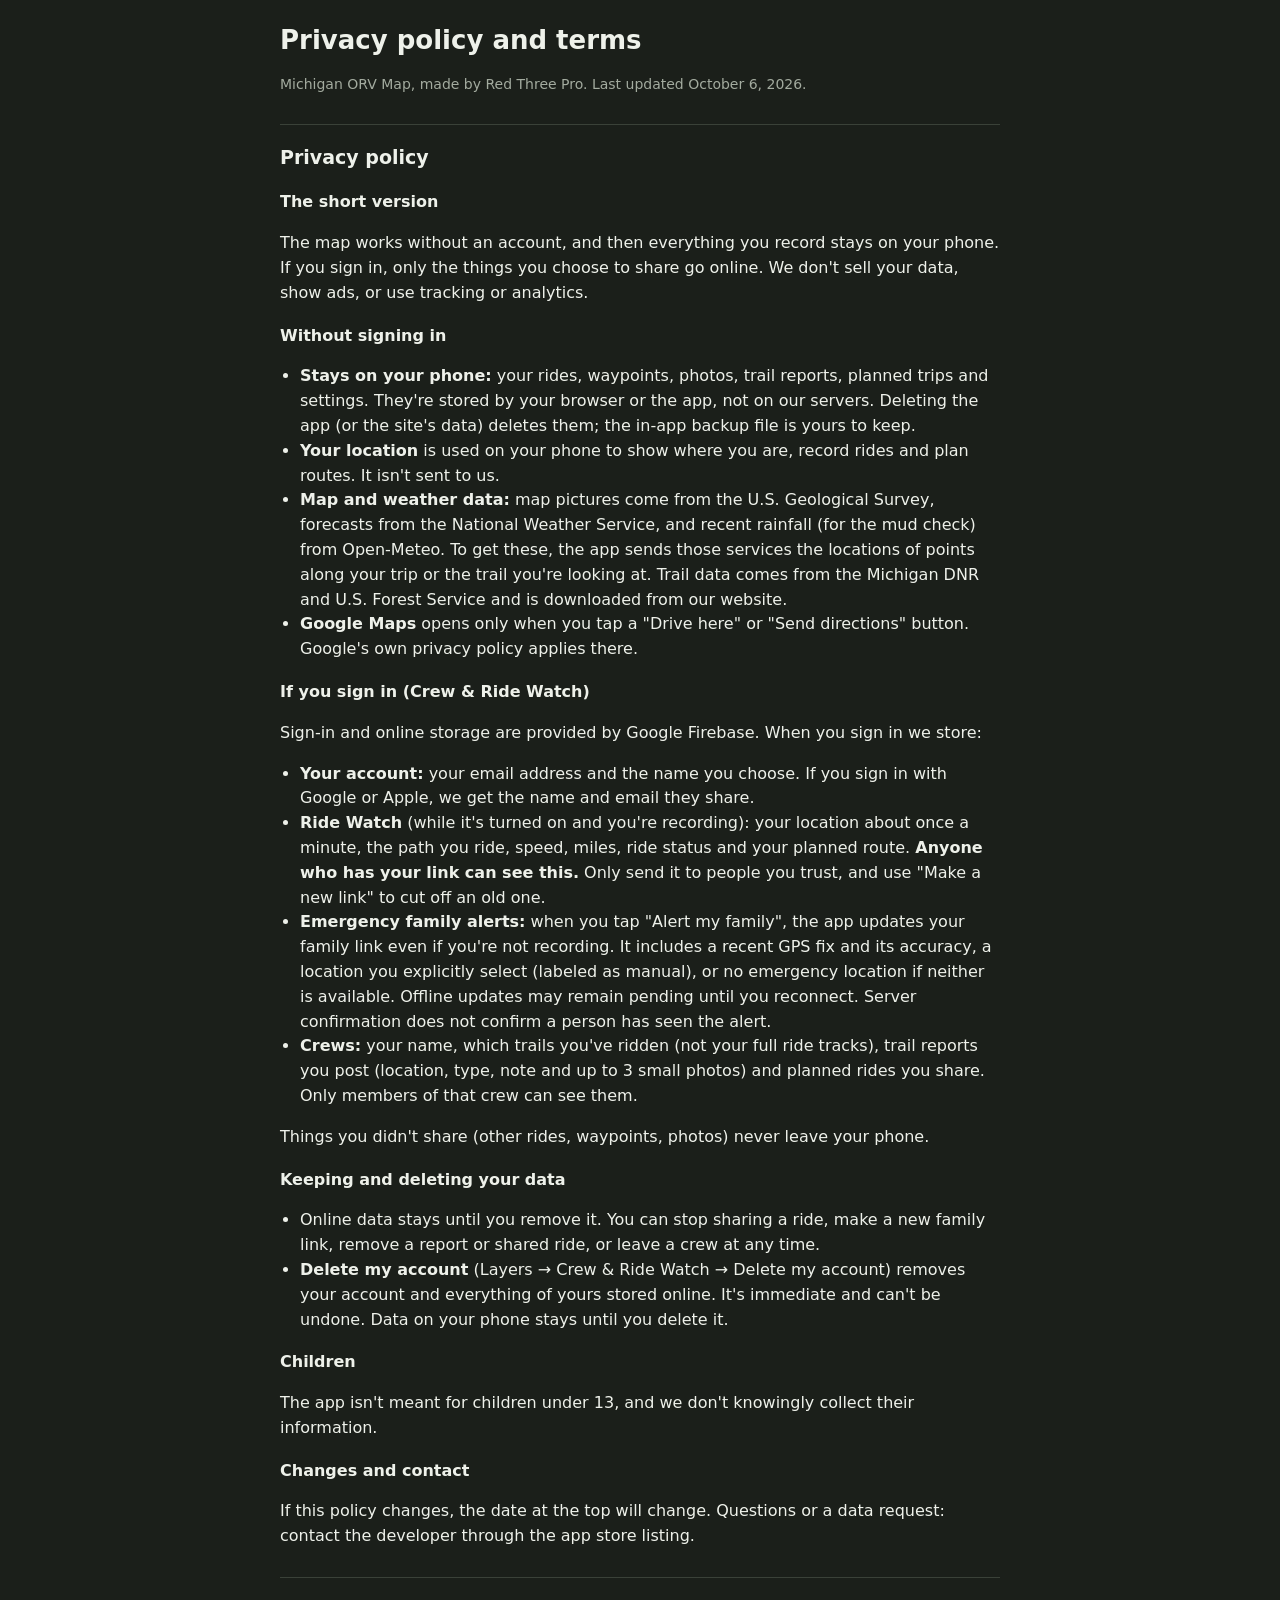
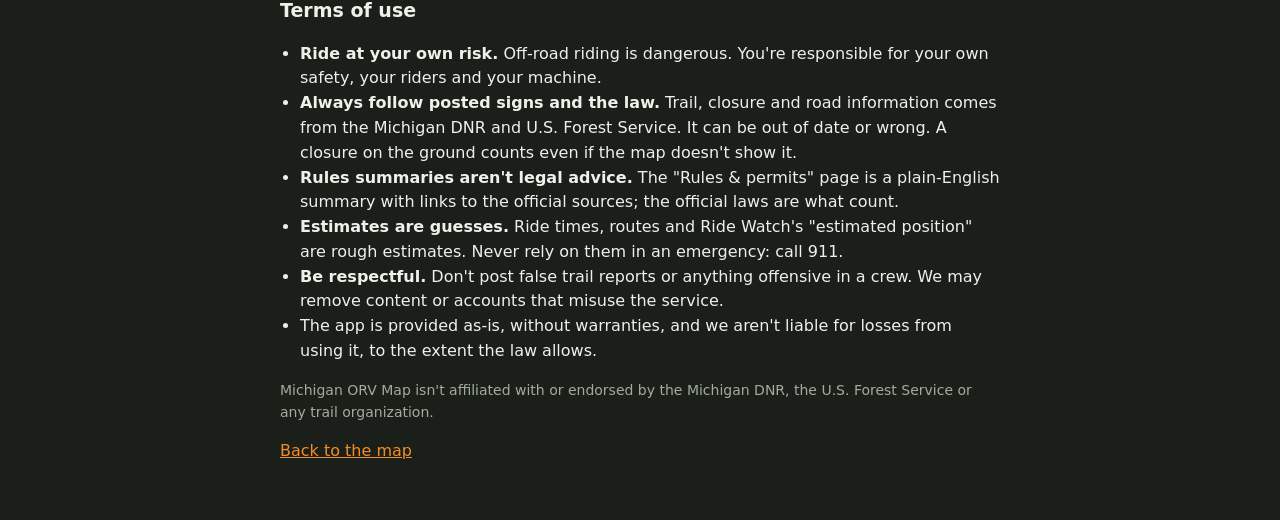
<file: app/privacy.html>
<!doctype html>
<html lang="en">
<head>
<meta charset="utf-8">
<meta name="viewport" content="width=device-width, initial-scale=1, viewport-fit=cover">
<title>Privacy and terms</title>
<meta name="theme-color" content="#1b1f1a">
<link rel="icon" href="icons/icon-192.png">
<style>
  :root { --bg: #1b1f1a; --panel: #232822; --text: #eef1ea; --muted: #a3ab9f; --line: #3a4138; --accent: #f28c28; }
  html, body { margin: 0; background: var(--bg); color: var(--text); font: 16px/1.55 system-ui, -apple-system, Segoe UI, Roboto, sans-serif; }
  main { max-width: 720px; margin: 0 auto; padding: calc(20px + env(safe-area-inset-top, 0px)) 16px calc(40px + env(safe-area-inset-bottom, 0px)); }
  h1 { font-size: 26px; margin: 0 0 4px; }
  h2 { font-size: 19px; margin: 28px 0 6px; border-top: 1px solid var(--line); padding-top: 18px; }
  h3 { font-size: 16px; margin: 18px 0 4px; }
  p, li { color: var(--text); }
  .muted { color: var(--muted); font-size: 14px; }
  a { color: var(--accent); }
  ul { padding-left: 20px; }
</style>
</head>
<body>
<main>
  <h1>Privacy policy and terms</h1>
  <p class="muted">Michigan ORV Map, made by Red Three Pro. Last updated October 6, 2026.</p>

  <h2>Privacy policy</h2>
  <h3>The short version</h3>
  <p>The map works without an account, and then everything you record stays on your phone. If you sign in, only the things you choose to share go online. We don't sell your data, show ads, or use tracking or analytics.</p>

  <h3>Without signing in</h3>
  <ul>
    <li><b>Stays on your phone:</b> your rides, waypoints, photos, trail reports, planned trips and settings. They're stored by your browser or the app, not on our servers. Deleting the app (or the site's data) deletes them; the in-app backup file is yours to keep.</li>
    <li><b>Your location</b> is used on your phone to show where you are, record rides and plan routes. It isn't sent to us.</li>
    <li><b>Map and weather data:</b> map pictures come from the U.S. Geological Survey, forecasts from the National Weather Service, and recent rainfall (for the mud check) from Open-Meteo. To get these, the app sends those services the locations of points along your trip or the trail you're looking at. Trail data comes from the Michigan DNR and U.S. Forest Service and is downloaded from our website.</li>
    <li><b>Google Maps</b> opens only when you tap a "Drive here" or "Send directions" button. Google's own privacy policy applies there.</li>
  </ul>

  <h3>If you sign in (Crew &amp; Ride Watch)</h3>
  <p>Sign-in and online storage are provided by Google Firebase. When you sign in we store:</p>
  <ul>
    <li><b>Your account:</b> your email address and the name you choose. If you sign in with Google or Apple, we get the name and email they share.</li>
    <li><b>Ride Watch</b> (while it's turned on and you're recording): your location about once a minute, the path you ride, speed, miles, ride status and your planned route. <b>Anyone who has your link can see this.</b> Only send it to people you trust, and use "Make a new link" to cut off an old one.</li>
    <li><b>Emergency family alerts:</b> when you tap "Alert my family", the app updates your family link even if you're not recording. It includes a recent GPS fix and its accuracy, a location you explicitly select (labeled as manual), or no emergency location if neither is available. Offline updates may remain pending until you reconnect. Server confirmation does not confirm a person has seen the alert.</li>
    <li><b>Crews:</b> your name, which trails you've ridden (not your full ride tracks), trail reports you post (location, type, note and up to 3 small photos) and planned rides you share. Only members of that crew can see them.</li>
  </ul>
  <p>Things you didn't share (other rides, waypoints, photos) never leave your phone.</p>

  <h3>Keeping and deleting your data</h3>
  <ul>
    <li>Online data stays until you remove it. You can stop sharing a ride, make a new family link, remove a report or shared ride, or leave a crew at any time.</li>
    <li><b>Delete my account</b> (Layers → Crew &amp; Ride Watch → Delete my account) removes your account and everything of yours stored online. It's immediate and can't be undone. Data on your phone stays until you delete it.</li>
  </ul>

  <h3>Children</h3>
  <p>The app isn't meant for children under 13, and we don't knowingly collect their information.</p>

  <h3>Changes and contact</h3>
  <p>If this policy changes, the date at the top will change. Questions or a data request: <span id="contact">contact the developer through the app store listing</span>.</p>

  <h2>Terms of use</h2>
  <ul>
    <li><b>Ride at your own risk.</b> Off-road riding is dangerous. You're responsible for your own safety, your riders and your machine.</li>
    <li><b>Always follow posted signs and the law.</b> Trail, closure and road information comes from the Michigan DNR and U.S. Forest Service. It can be out of date or wrong. A closure on the ground counts even if the map doesn't show it.</li>
    <li><b>Rules summaries aren't legal advice.</b> The "Rules &amp; permits" page is a plain-English summary with links to the official sources; the official laws are what count.</li>
    <li><b>Estimates are guesses.</b> Ride times, routes and Ride Watch's "estimated position" are rough estimates. Never rely on them in an emergency: call 911.</li>
    <li><b>Be respectful.</b> Don't post false trail reports or anything offensive in a crew. We may remove content or accounts that misuse the service.</li>
    <li>The app is provided as-is, without warranties, and we aren't liable for losses from using it, to the extent the law allows.</li>
  </ul>
  <p class="muted">Michigan ORV Map isn't affiliated with or endorsed by the Michigan DNR, the U.S. Forest Service or any trail organization.</p>
  <p><a href="./">Back to the map</a></p>
</main>
</body>
</html>
</file>
